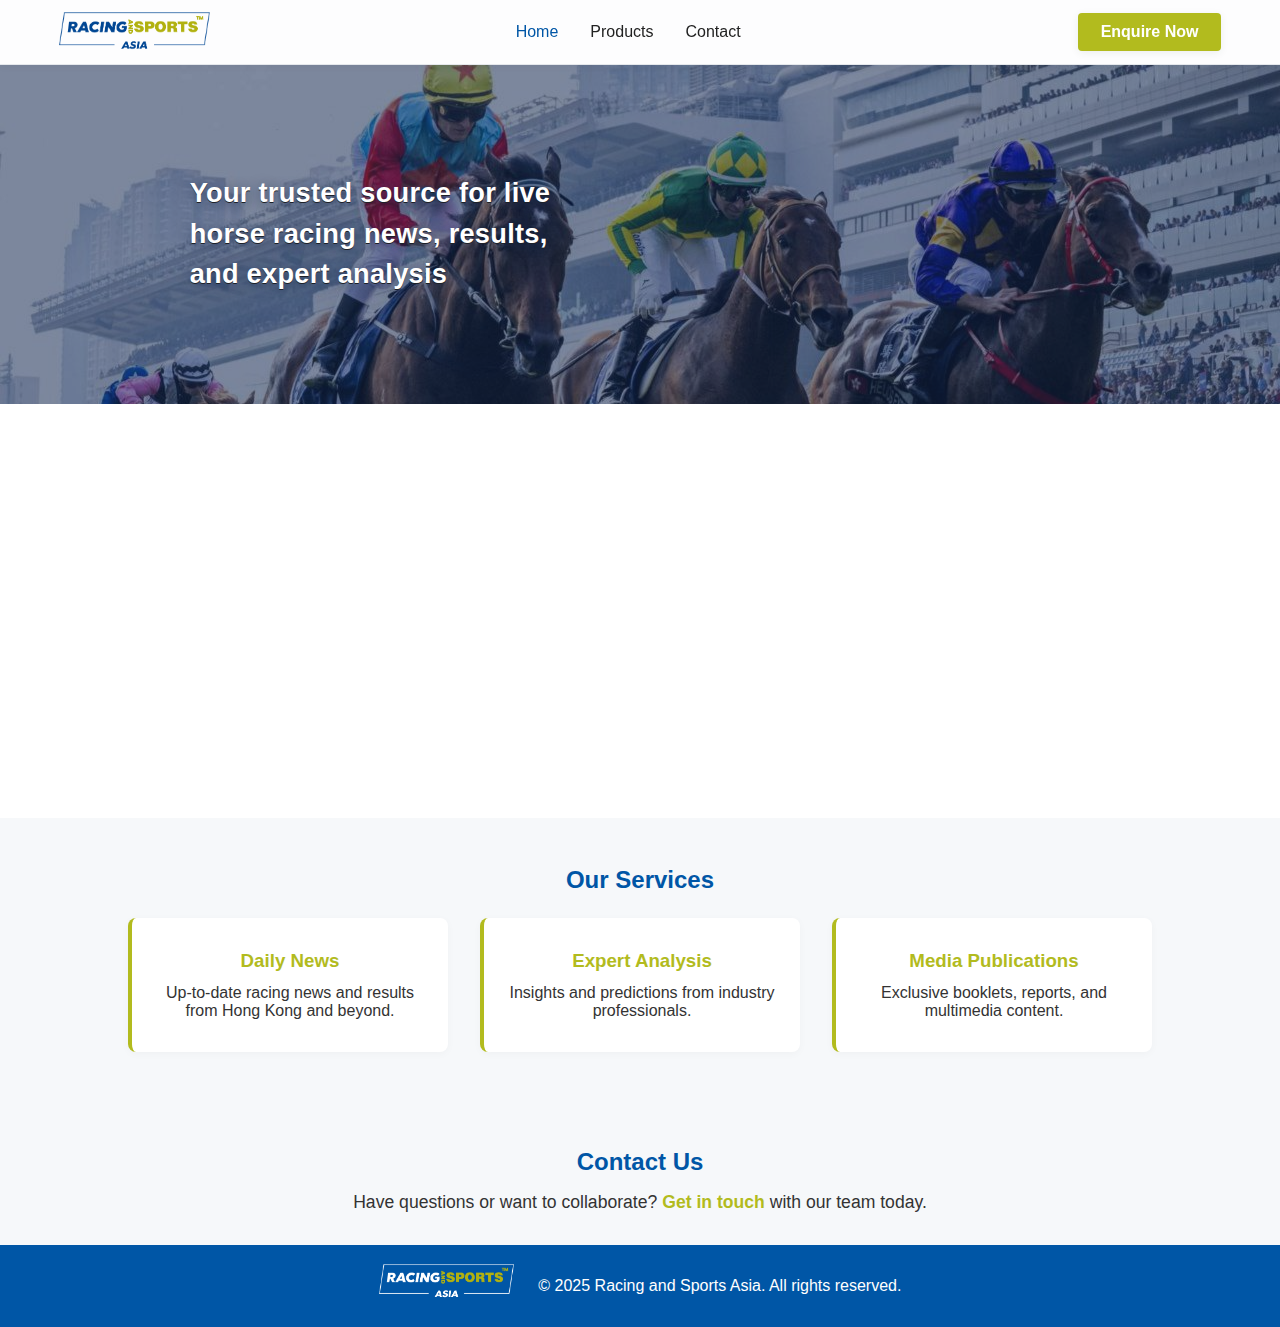
<file: index.html>
<!DOCTYPE html>
<html lang="en">
<head>
  <meta charset="UTF-8">
  <meta name="viewport" content="width=device-width, initial-scale=1.0">
  <title>Racing and Sports Asia</title>
  <link rel="icon" type="image/png" href="images/logo-main.png">
  <link rel="stylesheet" href="style.css">
</head>
<body>
  <!-- Header -->
  <header class="site-header">
    <div class="header-inner">
      <img src="images/logo-main.png" alt="Logo" class="site-logo">
      <nav class="desktop-nav">
        <a href="index.html" class="nav-link active">Home</a>
        <a href="products.html" class="nav-link">Products</a>
        <a href="contact.html" class="nav-link">Contact</a>
      </nav>
      <a href="contact.html" class="enquire-btn desktop-enquire">Enquire Now</a>
      <button class="menu-toggle" id="menu-toggle" aria-label="Open menu">
        <span></span><span></span><span></span>
      </button>
    </div>
    <div class="mobile-menu-overlay" id="mobile-menu-overlay"></div>
    <nav class="mobile-nav" id="mobile-nav">
      <button class="mobile-menu-close" id="mobile-menu-close">&times;</button>
      <a href="index.html" class="nav-link active">Home</a>
      <a href="products.html" class="nav-link">Products</a>
      <a href="contact.html" class="nav-link">Contact</a>
      <a href="contact.html" class="enquire-btn mobile-enquire">Enquire Now</a>
    </nav>
  </header>

  <!-- Hero Section -->
  <section class="hero">
    <div class="hero-content">
      <div class="hero-slogan">Your trusted source for live horse racing news, results, and expert analysis</div>
      <img src="images/hero-overlay.png" alt="Racing Publications Devices" class="hero-overlay-animated" />
    </div>
  </section>

  <!-- About Section -->
  <section class="about">
    <div class="about-inner about-flex-img about-animated">
      <div class="about-text">
        <h2>ABOUT RASA</h2>
        <p><strong>Racing and Sports Asia (RASA)</strong> is the regional arm of <strong>Racing and Sports</strong>, a global leader in racing data, analytics, and media with two decades of experience powering the international racing and wagering ecosystem.</p>
        <p>In Hong Kong, RASA is deeply embedded in the local racing and lottery market, with long-standing industry relationships and a strong understanding of punter behaviour. It operates the city’s most recognised suite of <strong>race-day and draw-day print publications, including HKDN Racing Booklet, Sun Racing Journal, WQ Racing Booklet, and HKDN Mark Six Paper</strong>, reaching punters at critical decision-making moments.</p>
        <div class="about-img-mobile">
          <img src="images/about.png" alt="RASA Publication Example" class="about-img-animated" style="max-width:200px; width:100%; box-shadow:0 2px 12px rgba(0,0,0,0.10); border-radius:10px; background:#fff;">
        </div>
        <p style="color:#0056a6; font-style:italic; font-weight:500; margin-top:1.2rem;">RASA is also the <strong>official provider of the Hong Kong Jockey Club’s iRACE publication</strong> (English and Chinese), which is distributed within racecourse grounds and to VIPs on race days.</p>
        <p style="margin-top:1.2rem;"><strong>With over 2.7 million copies circulated annually</strong> through <strong>420+ retail outlets</strong> citywide, RASA offers advertisers <strong>unmatched access to one of the most engaged, betting-savvy audiences in Asia.</strong></p>
      </div>
      <div class="about-img">
        <img src="images/about.png" alt="RASA Publication Example" class="about-img-animated" style="max-width:200px; width:100%; box-shadow:0 2px 12px rgba(0,0,0,0.10); border-radius:10px; background:#fff;">
      </div>
    </div>
  </section>

  <!-- Services Section -->
  <section class="services">
    <h2>Our Services</h2>
    <div class="services-list">
      <div class="service-card">
        <h3>Daily News</h3>
        <p>Up-to-date racing news and results from Hong Kong and beyond.</p>
      </div>
      <div class="service-card">
        <h3>Expert Analysis</h3>
        <p>Insights and predictions from industry professionals.</p>
      </div>
      <div class="service-card">
        <h3>Media Publications</h3>
        <p>Exclusive booklets, reports, and multimedia content.</p>
      </div>
    </div>
  </section>

  <!-- Contact Section -->
  <section class="contact-preview">
    <h2>Contact Us</h2>
    <p>Have questions or want to collaborate? <a href="contact.html">Get in touch</a> with our team today.</p>
  </section>

  <!-- Footer -->
  <footer class="site-footer">
    <div class="footer-inner">
      <img src="images/logo-alt.png" alt="Racing and Sports Asia Logo" class="footer-logo" style="height:36px; margin-bottom:0.5rem;">
      <span>&copy; 2025 Racing and Sports Asia. All rights reserved.</span>
    </div>
  </footer>
  <script src="script.js"></script>
</body>
</html>
</file>
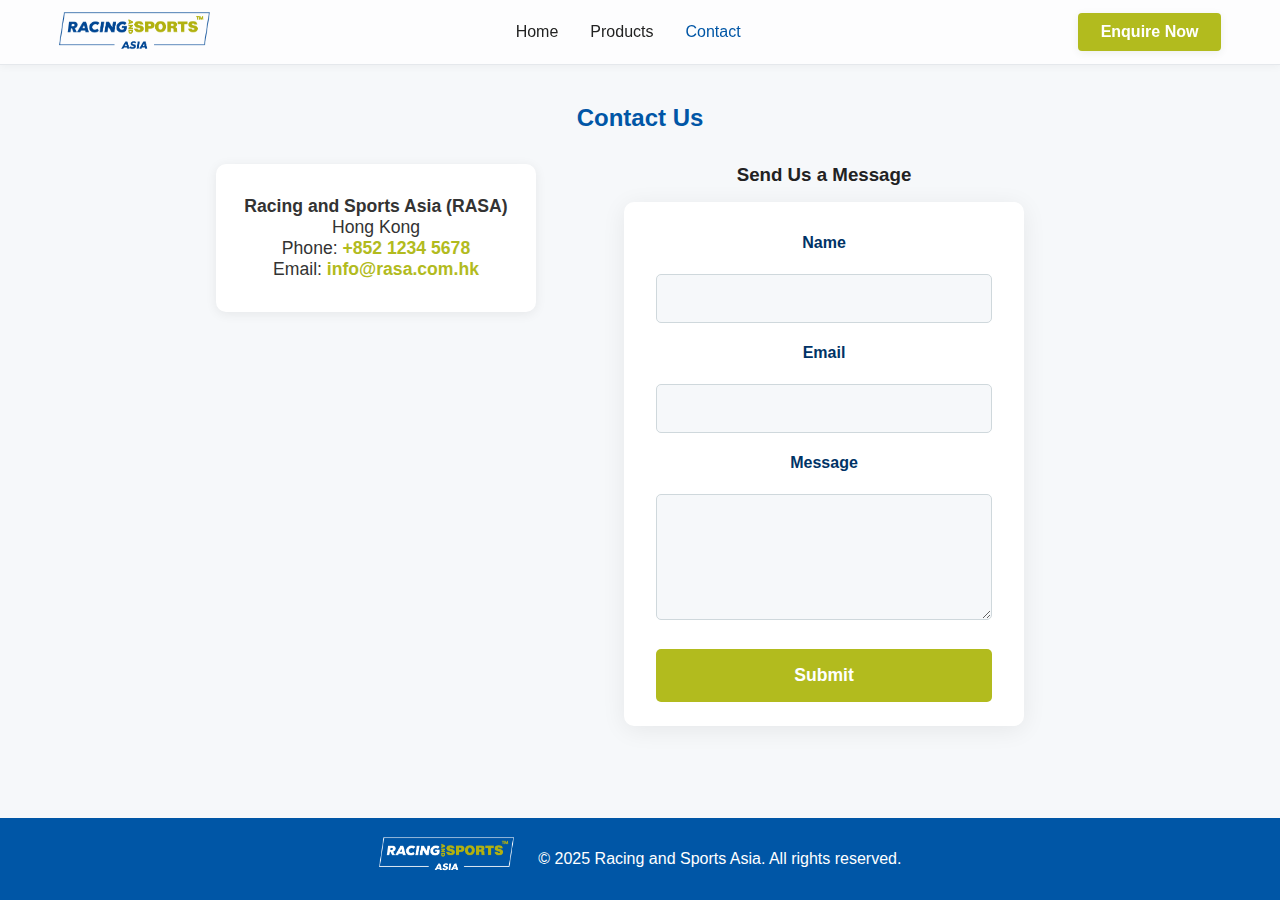
<file: contact.html>
<!DOCTYPE html>
<html lang="en">
<head>
  <meta charset="UTF-8">
  <meta name="viewport" content="width=device-width, initial-scale=1.0">
  <title>Contact - Racing and Sports Asia</title>
  <link rel="stylesheet" href="style.css">
</head>
<body>
  <!-- Header -->
  <header class="site-header">
    <div class="header-inner">
      <img src="images/logo-main.png" alt="Logo" class="site-logo">
      <nav class="desktop-nav">
        <a href="index.html" class="nav-link">Home</a>
        <a href="products.html" class="nav-link">Products</a>
        <a href="contact.html" class="nav-link active">Contact</a>
      </nav>
      <a href="contact.html" class="enquire-btn desktop-enquire">Enquire Now</a>
      <button class="menu-toggle" id="menu-toggle" aria-label="Open menu">
        <span></span><span></span><span></span>
      </button>
    </div>
    <div class="mobile-menu-overlay" id="mobile-menu-overlay"></div>
    <nav class="mobile-nav" id="mobile-nav">
      <button class="mobile-menu-close" id="mobile-menu-close">&times;</button>
      <a href="index.html" class="nav-link">Home</a>
      <a href="products.html" class="nav-link">Products</a>
      <a href="contact.html" class="nav-link active">Contact</a>
      <a href="contact.html" class="enquire-btn mobile-enquire">Enquire Now</a>
    </nav>
  </header>

  <!-- Contact Section -->
  <section class="contact-preview">
    <h2>Contact Us</h2>
    <div class="contact-flex">
      <div class="contact-info" style="margin-bottom:2rem;">
        <p><strong>Racing and Sports Asia (RASA)</strong></p>
        <p>Hong Kong</p>
        <p>Phone: <a href="tel:+85212345678">+852 1234 5678</a></p>
        <p>Email: <a href="mailto:info@rasa.com.hk">info@rasa.com.hk</a></p>
      </div>
      <div class="contact-form-wrapper">
        <h3 style="text-align:center;margin-bottom:1rem;">Send Us a Message</h3>
        <form class="contact-form">
          <label for="name">Name</label>
          <input type="text" id="name" name="name" required>
          <label for="email">Email</label>
          <input type="email" id="email" name="email" required>
          <label for="message">Message</label>
          <textarea id="message" name="message" rows="5" required></textarea>
          <button type="submit">Submit</button>
        </form>
      </div>
    </div>
  </section>

  <!-- Footer -->
  <footer class="site-footer">
    <div class="footer-inner">
      <img src="images/logo-alt.png" alt="Racing and Sports Asia Logo" class="footer-logo" style="height:36px; margin-bottom:0.5rem;">
      <span>&copy; 2025 Racing and Sports Asia. All rights reserved.</span>
    </div>
  </footer>
  <script src="script.js"></script>
</body>
</html>
</file>
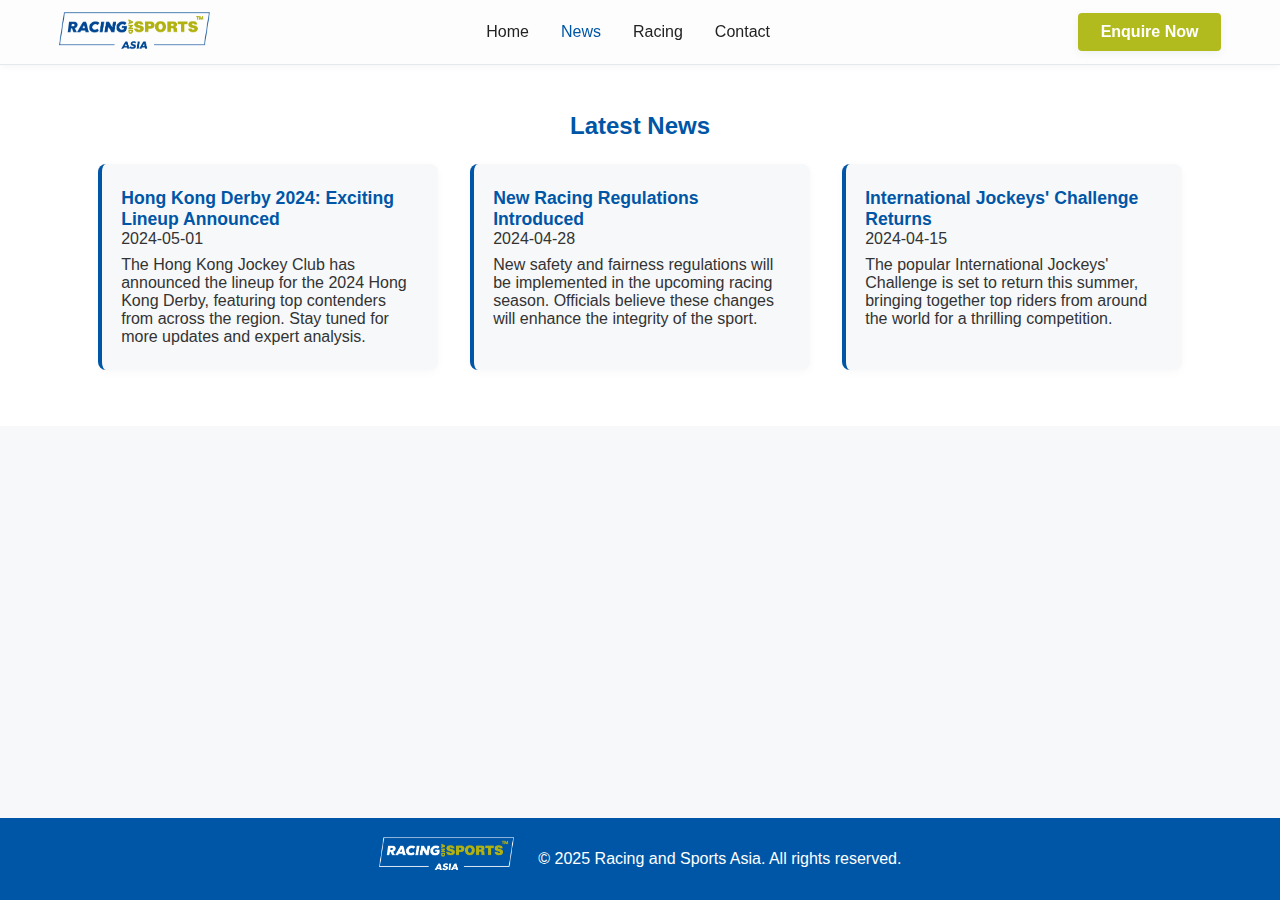
<file: news.html>
<!DOCTYPE html>
<html lang="en">
<head>
  <meta charset="UTF-8">
  <meta name="viewport" content="width=device-width, initial-scale=1.0">
  <title>News - Hong Kong Daily News Racing Booklet</title>
  <link rel="stylesheet" href="style.css">
</head>
<body>
  <!-- Header -->
  <header class="site-header">
    <div class="header-inner">
      <img src="images/logo-main.png" alt="Logo" class="site-logo">
      <nav class="desktop-nav">
        <a href="index.html" class="nav-link">Home</a>
        <a href="news.html" class="nav-link active">News</a>
        <a href="racing.html" class="nav-link">Racing</a>
        <a href="contact.html" class="nav-link">Contact</a>
      </nav>
      <a href="contact.html" class="enquire-btn desktop-enquire">Enquire Now</a>
      <button class="menu-toggle" id="menu-toggle" aria-label="Open menu">
        <span></span><span></span><span></span>
      </button>
    </div>
    <div class="mobile-menu-overlay" id="mobile-menu-overlay"></div>
    <nav class="mobile-nav" id="mobile-nav">
      <button class="mobile-menu-close" id="mobile-menu-close">&times;</button>
      <a href="index.html" class="nav-link">Home</a>
      <a href="news.html" class="nav-link active">News</a>
      <a href="racing.html" class="nav-link">Racing</a>
      <a href="contact.html" class="nav-link">Contact</a>
      <a href="contact.html" class="enquire-btn mobile-enquire">Enquire Now</a>
    </nav>
  </header>

  <!-- News Section -->
  <section class="news-preview">
    <h2>Latest News</h2>
    <div class="news-list">
      <div class="news-item">
        <h4>Hong Kong Derby 2024: Exciting Lineup Announced</h4>
        <p class="news-date">2024-05-01</p>
        <p>The Hong Kong Jockey Club has announced the lineup for the 2024 Hong Kong Derby, featuring top contenders from across the region. Stay tuned for more updates and expert analysis.</p>
      </div>
      <div class="news-item">
        <h4>New Racing Regulations Introduced</h4>
        <p class="news-date">2024-04-28</p>
        <p>New safety and fairness regulations will be implemented in the upcoming racing season. Officials believe these changes will enhance the integrity of the sport.</p>
      </div>
      <div class="news-item">
        <h4>International Jockeys' Challenge Returns</h4>
        <p class="news-date">2024-04-15</p>
        <p>The popular International Jockeys' Challenge is set to return this summer, bringing together top riders from around the world for a thrilling competition.</p>
      </div>
    </div>
  </section>

  <!-- Footer -->
  <footer class="site-footer">
    <div class="footer-inner">
      <img src="images/logo-alt.png" alt="Racing and Sports Asia Logo" class="footer-logo" style="height:36px; margin-bottom:0.5rem;">
      <span>&copy; 2025 Racing and Sports Asia. All rights reserved.</span>
    </div>
  </footer>
  <script src="script.js"></script>
</body>
</html>
</file>
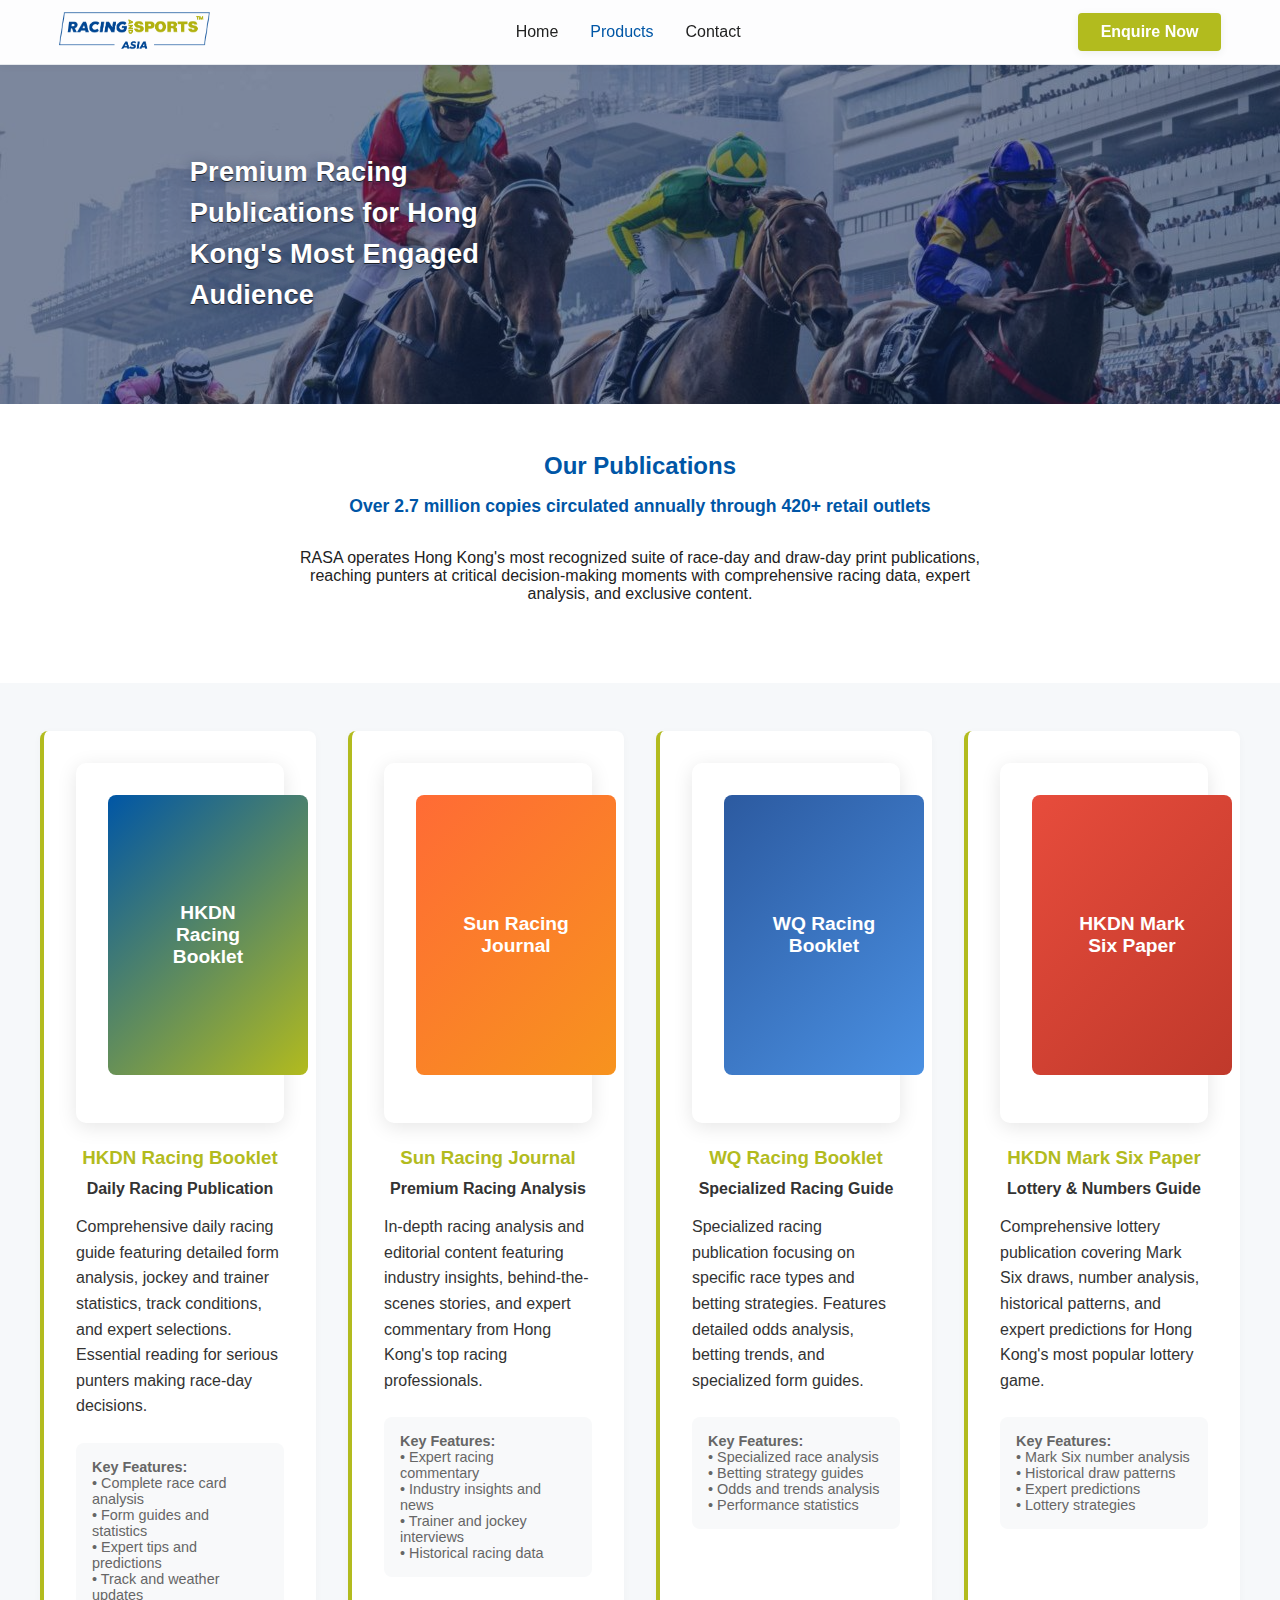
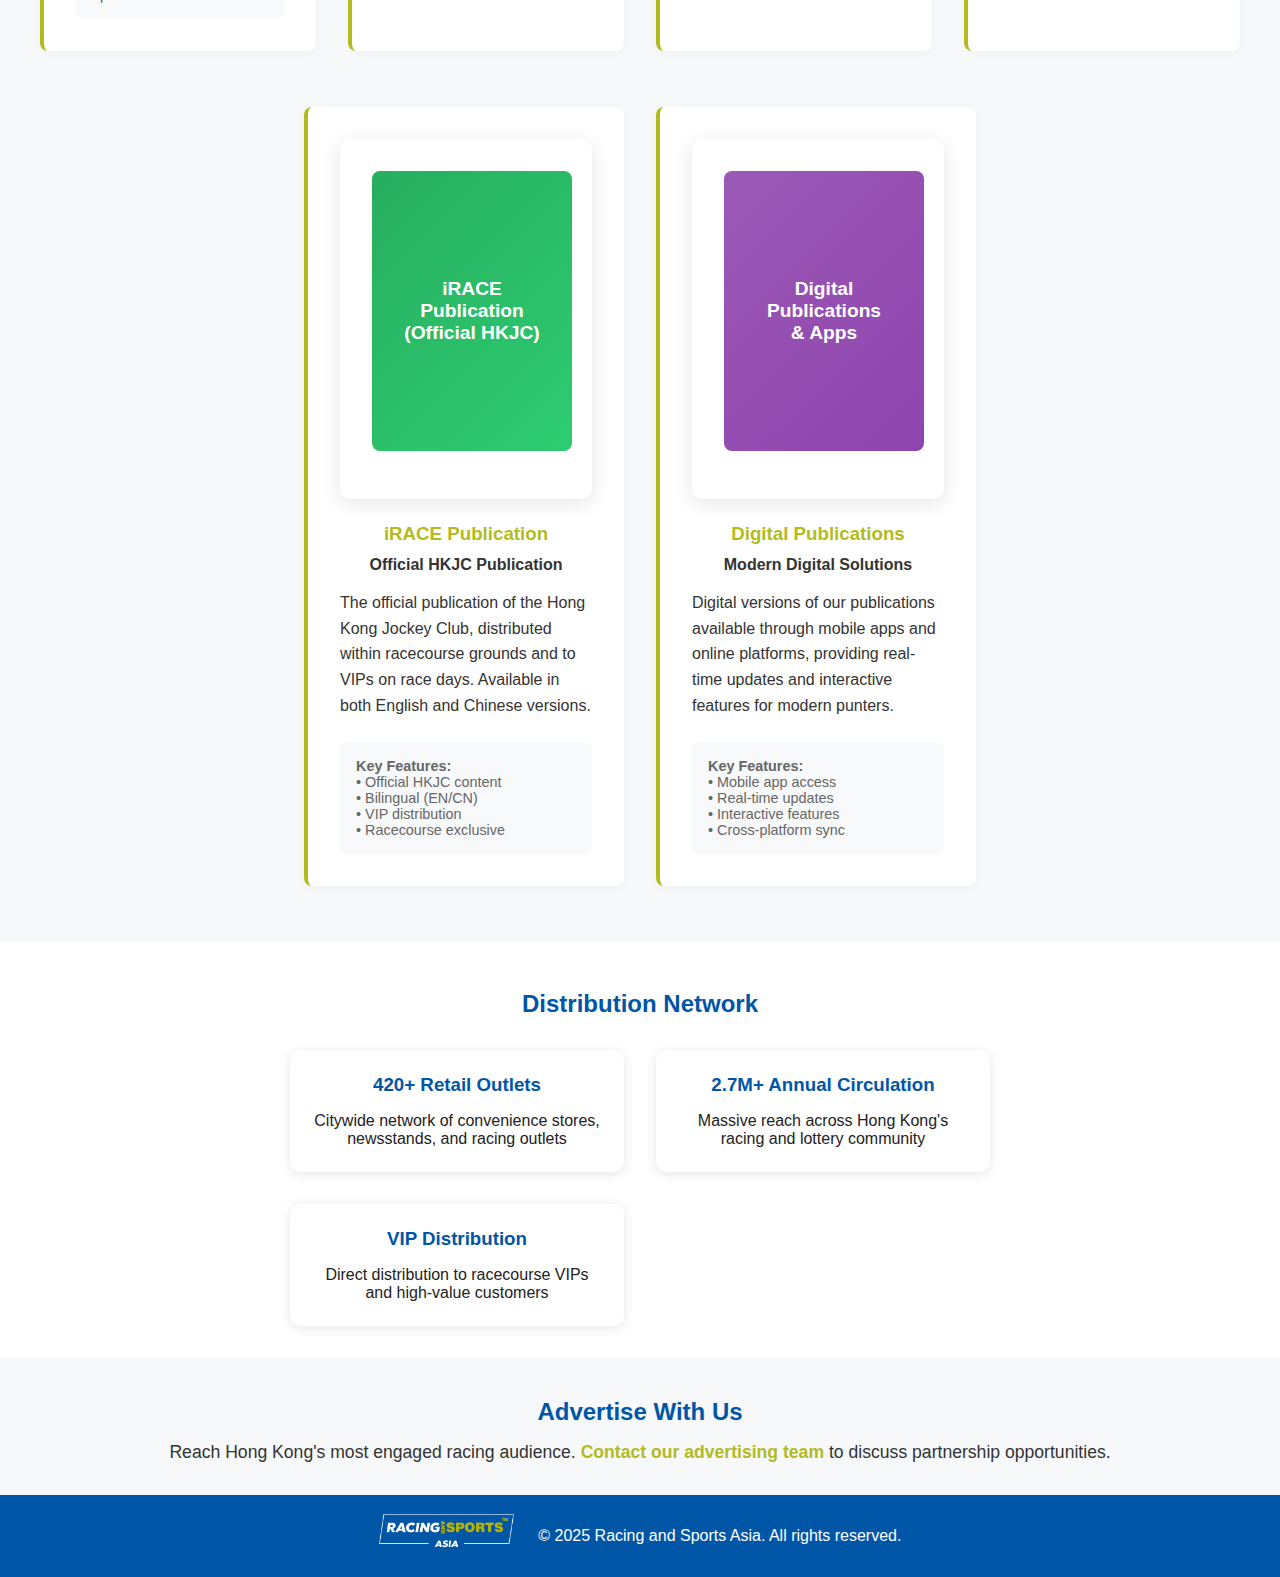
<file: products.html>
<!DOCTYPE html>
<html lang="en">
<head>
  <meta charset="UTF-8">
  <meta name="viewport" content="width=device-width, initial-scale=1.0">
  <title>Products - Racing and Sports Asia</title>
  <link rel="icon" type="image/png" href="images/logo-main.png">
  <link rel="stylesheet" href="style.css">
</head>
<body>
  <!-- Header -->
  <header class="site-header">
    <div class="header-inner">
      <img src="images/logo-main.png" alt="Logo" class="site-logo">
      <nav class="desktop-nav">
        <a href="index.html" class="nav-link">Home</a>
        <a href="products.html" class="nav-link active">Products</a>
        <a href="contact.html" class="nav-link">Contact</a>
      </nav>
      <a href="contact.html" class="enquire-btn desktop-enquire">Enquire Now</a>
      <button class="menu-toggle" id="menu-toggle" aria-label="Open menu">
        <span></span><span></span><span></span>
      </button>
    </div>
    <div class="mobile-menu-overlay" id="mobile-menu-overlay"></div>
    <nav class="mobile-nav" id="mobile-nav">
      <button class="mobile-menu-close" id="mobile-menu-close">&times;</button>
      <a href="index.html" class="nav-link">Home</a>
      <a href="products.html" class="nav-link active">Products</a>
      <a href="contact.html" class="nav-link">Contact</a>
      <a href="contact.html" class="enquire-btn mobile-enquire">Enquire Now</a>
    </nav>
  </header>

  <!-- Hero Section -->
  <section class="hero">
    <div class="hero-content">
      <div class="hero-slogan">Premium Racing Publications for Hong Kong's Most Engaged Audience</div>
      <img src="images/hero-overlay.png" alt="Racing Publications Devices" class="hero-overlay-animated" />
    </div>
  </section>

  <!-- Products Overview -->
  <section class="about">
    <div class="about-inner">
      <h2>Our Publications</h2>
      <p style="text-align: center; font-size: 1.1rem; color: var(--primary-blue); margin-bottom: 2rem;">
        <strong>Over 2.7 million copies circulated annually through 420+ retail outlets</strong>
      </p>
      <p style="text-align: center; margin-bottom: 3rem;">
        RASA operates Hong Kong's most recognized suite of race-day and draw-day print publications, 
        reaching punters at critical decision-making moments with comprehensive racing data, 
        expert analysis, and exclusive content.
      </p>
    </div>
  </section>

  <!-- Products Grid -->
  <section class="services">
    <div class="services-list" style="max-width: 1200px; margin: 0 auto;">
      
      <!-- HKDN Racing Booklet -->
      <div class="service-card" style="text-align: center; padding: 2rem;">
        <div style="background: #fff; border-radius: 10px; padding: 2rem; margin-bottom: 1.5rem; box-shadow: 0 4px 20px rgba(0,0,0,0.1);">
          <div style="width: 200px; height: 280px; background: linear-gradient(135deg, #0056a6, #b2bb1e); border-radius: 8px; margin: 0 auto 1rem; display: flex; align-items: center; justify-content: center; color: white; font-weight: bold; font-size: 1.2rem; text-align: center; padding: 1rem;">
            HKDN<br>Racing<br>Booklet
          </div>
        </div>
        <h3>HKDN Racing Booklet</h3>
        <p style="margin-bottom: 1rem;"><strong>Daily Racing Publication</strong></p>
        <p style="text-align: left; line-height: 1.6;">
          Comprehensive daily racing guide featuring detailed form analysis, 
          jockey and trainer statistics, track conditions, and expert selections. 
          Essential reading for serious punters making race-day decisions.
        </p>
        <div style="margin-top: 1.5rem; padding: 1rem; background: #f8f9fa; border-radius: 8px; text-align: left;">
          <p style="margin: 0; font-size: 0.9rem; color: #666;">
            <strong>Key Features:</strong><br>
            • Complete race card analysis<br>
            • Form guides and statistics<br>
            • Expert tips and predictions<br>
            • Track and weather updates
          </p>
        </div>
      </div>

      <!-- Sun Racing Journal -->
      <div class="service-card" style="text-align: center; padding: 2rem;">
        <div style="background: #fff; border-radius: 10px; padding: 2rem; margin-bottom: 1.5rem; box-shadow: 0 4px 20px rgba(0,0,0,0.1);">
          <div style="width: 200px; height: 280px; background: linear-gradient(135deg, #ff6b35, #f7931e); border-radius: 8px; margin: 0 auto 1rem; display: flex; align-items: center; justify-content: center; color: white; font-weight: bold; font-size: 1.2rem; text-align: center; padding: 1rem;">
            Sun Racing<br>Journal
          </div>
        </div>
        <h3>Sun Racing Journal</h3>
        <p style="margin-bottom: 1rem;"><strong>Premium Racing Analysis</strong></p>
        <p style="text-align: left; line-height: 1.6;">
          In-depth racing analysis and editorial content featuring industry insights, 
          behind-the-scenes stories, and expert commentary from Hong Kong's top racing professionals.
        </p>
        <div style="margin-top: 1.5rem; padding: 1rem; background: #f8f9fa; border-radius: 8px; text-align: left;">
          <p style="margin: 0; font-size: 0.9rem; color: #666;">
            <strong>Key Features:</strong><br>
            • Expert racing commentary<br>
            • Industry insights and news<br>
            • Trainer and jockey interviews<br>
            • Historical racing data
          </p>
        </div>
      </div>

      <!-- WQ Racing Booklet -->
      <div class="service-card" style="text-align: center; padding: 2rem;">
        <div style="background: #fff; border-radius: 10px; padding: 2rem; margin-bottom: 1.5rem; box-shadow: 0 4px 20px rgba(0,0,0,0.1);">
          <div style="width: 200px; height: 280px; background: linear-gradient(135deg, #2c5aa0, #4a90e2); border-radius: 8px; margin: 0 auto 1rem; display: flex; align-items: center; justify-content: center; color: white; font-weight: bold; font-size: 1.2rem; text-align: center; padding: 1rem;">
            WQ Racing<br>Booklet
          </div>
        </div>
        <h3>WQ Racing Booklet</h3>
        <p style="margin-bottom: 1rem;"><strong>Specialized Racing Guide</strong></p>
        <p style="text-align: left; line-height: 1.6;">
          Specialized racing publication focusing on specific race types and betting strategies. 
          Features detailed odds analysis, betting trends, and specialized form guides.
        </p>
        <div style="margin-top: 1.5rem; padding: 1rem; background: #f8f9fa; border-radius: 8px; text-align: left;">
          <p style="margin: 0; font-size: 0.9rem; color: #666;">
            <strong>Key Features:</strong><br>
            • Specialized race analysis<br>
            • Betting strategy guides<br>
            • Odds and trends analysis<br>
            • Performance statistics
          </p>
        </div>
      </div>

      <!-- HKDN Mark Six Paper -->
      <div class="service-card" style="text-align: center; padding: 2rem;">
        <div style="background: #fff; border-radius: 10px; padding: 2rem; margin-bottom: 1.5rem; box-shadow: 0 4px 20px rgba(0,0,0,0.1);">
          <div style="width: 200px; height: 280px; background: linear-gradient(135deg, #e74c3c, #c0392b); border-radius: 8px; margin: 0 auto 1rem; display: flex; align-items: center; justify-content: center; color: white; font-weight: bold; font-size: 1.2rem; text-align: center; padding: 1rem;">
            HKDN Mark<br>Six Paper
          </div>
        </div>
        <h3>HKDN Mark Six Paper</h3>
        <p style="margin-bottom: 1rem;"><strong>Lottery & Numbers Guide</strong></p>
        <p style="text-align: left; line-height: 1.6;">
          Comprehensive lottery publication covering Mark Six draws, number analysis, 
          historical patterns, and expert predictions for Hong Kong's most popular lottery game.
        </p>
        <div style="margin-top: 1.5rem; padding: 1rem; background: #f8f9fa; border-radius: 8px; text-align: left;">
          <p style="margin: 0; font-size: 0.9rem; color: #666;">
            <strong>Key Features:</strong><br>
            • Mark Six number analysis<br>
            • Historical draw patterns<br>
            • Expert predictions<br>
            • Lottery strategies
          </p>
        </div>
      </div>

      <!-- iRACE Publication -->
      <div class="service-card" style="text-align: center; padding: 2rem;">
        <div style="background: #fff; border-radius: 10px; padding: 2rem; margin-bottom: 1.5rem; box-shadow: 0 4px 20px rgba(0,0,0,0.1);">
          <div style="width: 200px; height: 280px; background: linear-gradient(135deg, #27ae60, #2ecc71); border-radius: 8px; margin: 0 auto 1rem; display: flex; align-items: center; justify-content: center; color: white; font-weight: bold; font-size: 1.2rem; text-align: center; padding: 1rem;">
            iRACE<br>Publication<br>(Official HKJC)
          </div>
        </div>
        <h3>iRACE Publication</h3>
        <p style="margin-bottom: 1rem;"><strong>Official HKJC Publication</strong></p>
        <p style="text-align: left; line-height: 1.6;">
          The official publication of the Hong Kong Jockey Club, distributed within racecourse grounds 
          and to VIPs on race days. Available in both English and Chinese versions.
        </p>
        <div style="margin-top: 1.5rem; padding: 1rem; background: #f8f9fa; border-radius: 8px; text-align: left;">
          <p style="margin: 0; font-size: 0.9rem; color: #666;">
            <strong>Key Features:</strong><br>
            • Official HKJC content<br>
            • Bilingual (EN/CN)<br>
            • VIP distribution<br>
            • Racecourse exclusive
          </p>
        </div>
      </div>

      <!-- Digital Publications -->
      <div class="service-card" style="text-align: center; padding: 2rem;">
        <div style="background: #fff; border-radius: 10px; padding: 2rem; margin-bottom: 1.5rem; box-shadow: 0 4px 20px rgba(0,0,0,0.1);">
          <div style="width: 200px; height: 280px; background: linear-gradient(135deg, #9b59b6, #8e44ad); border-radius: 8px; margin: 0 auto 1rem; display: flex; align-items: center; justify-content: center; color: white; font-weight: bold; font-size: 1.2rem; text-align: center; padding: 1rem;">
            Digital<br>Publications<br>& Apps
          </div>
        </div>
        <h3>Digital Publications</h3>
        <p style="margin-bottom: 1rem;"><strong>Modern Digital Solutions</strong></p>
        <p style="text-align: left; line-height: 1.6;">
          Digital versions of our publications available through mobile apps and online platforms, 
          providing real-time updates and interactive features for modern punters.
        </p>
        <div style="margin-top: 1.5rem; padding: 1rem; background: #f8f9fa; border-radius: 8px; text-align: left;">
          <p style="margin: 0; font-size: 0.9rem; color: #666;">
            <strong>Key Features:</strong><br>
            • Mobile app access<br>
            • Real-time updates<br>
            • Interactive features<br>
            • Cross-platform sync
          </p>
        </div>
      </div>

    </div>
  </section>

  <!-- Distribution Network -->
  <section class="about">
    <div class="about-inner">
      <h2>Distribution Network</h2>
      <div style="display: grid; grid-template-columns: repeat(auto-fit, minmax(250px, 1fr)); gap: 2rem; margin-top: 2rem;">
        <div style="text-align: center; padding: 1.5rem; background: #fff; border-radius: 10px; box-shadow: 0 2px 12px rgba(0,0,0,0.1);">
          <h3 style="color: var(--primary-blue); margin-bottom: 1rem;">420+ Retail Outlets</h3>
          <p>Citywide network of convenience stores, newsstands, and racing outlets</p>
        </div>
        <div style="text-align: center; padding: 1.5rem; background: #fff; border-radius: 10px; box-shadow: 0 2px 12px rgba(0,0,0,0.1);">
          <h3 style="color: var(--primary-blue); margin-bottom: 1rem;">2.7M+ Annual Circulation</h3>
          <p>Massive reach across Hong Kong's racing and lottery community</p>
        </div>
        <div style="text-align: center; padding: 1.5rem; background: #fff; border-radius: 10px; box-shadow: 0 2px 12px rgba(0,0,0,0.1);">
          <h3 style="color: var(--primary-blue); margin-bottom: 1rem;">VIP Distribution</h3>
          <p>Direct distribution to racecourse VIPs and high-value customers</p>
        </div>
      </div>
    </div>
  </section>

  <!-- Contact Section -->
  <section class="contact-preview">
    <h2>Advertise With Us</h2>
    <p>Reach Hong Kong's most engaged racing audience. <a href="contact.html">Contact our advertising team</a> to discuss partnership opportunities.</p>
  </section>

  <!-- Footer -->
  <footer class="site-footer">
    <div class="footer-inner">
      <img src="images/logo-alt.png" alt="Racing and Sports Asia Logo" class="footer-logo" style="height:36px; margin-bottom:0.5rem;">
      <span>&copy; 2025 Racing and Sports Asia. All rights reserved.</span>
    </div>
  </footer>
  <script src="script.js"></script>
</body>
</html>
</file>
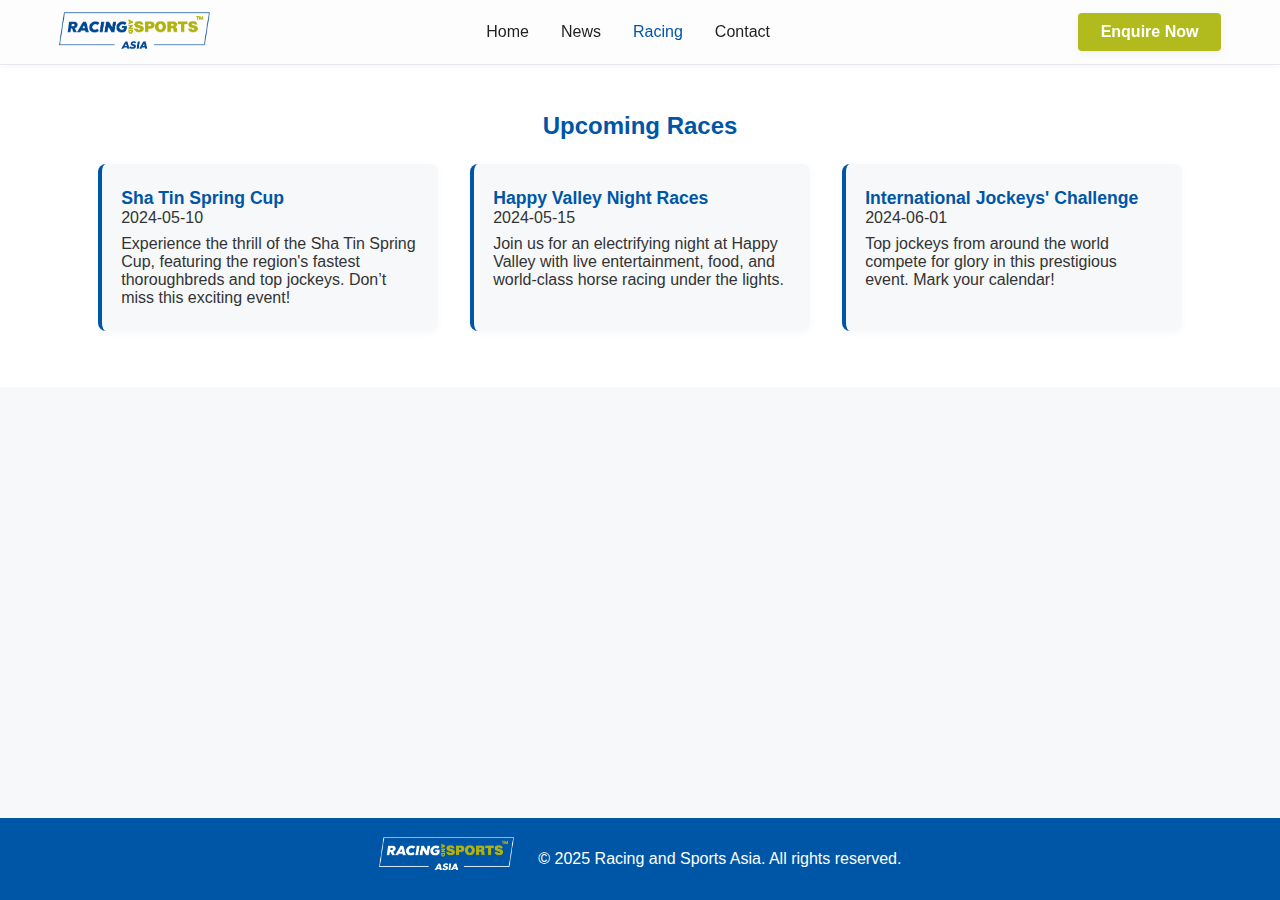
<file: racing.html>
<!DOCTYPE html>
<html lang="en">
<head>
  <meta charset="UTF-8">
  <meta name="viewport" content="width=device-width, initial-scale=1.0">
  <title>Racing - Hong Kong Daily News Racing Booklet</title>
  <link rel="stylesheet" href="style.css">
</head>
<body>
  <!-- Header -->
  <header class="site-header">
    <div class="header-inner">
      <img src="images/logo-main.png" alt="Logo" class="site-logo">
      <nav class="desktop-nav">
        <a href="index.html" class="nav-link">Home</a>
        <a href="news.html" class="nav-link">News</a>
        <a href="racing.html" class="nav-link active">Racing</a>
        <a href="contact.html" class="nav-link">Contact</a>
      </nav>
      <a href="contact.html" class="enquire-btn desktop-enquire">Enquire Now</a>
      <button class="menu-toggle" id="menu-toggle" aria-label="Open menu">
        <span></span><span></span><span></span>
      </button>
    </div>
    <div class="mobile-menu-overlay" id="mobile-menu-overlay"></div>
    <nav class="mobile-nav" id="mobile-nav">
      <button class="mobile-menu-close" id="mobile-menu-close">&times;</button>
      <a href="index.html" class="nav-link">Home</a>
      <a href="news.html" class="nav-link">News</a>
      <a href="racing.html" class="nav-link active">Racing</a>
      <a href="contact.html" class="nav-link">Contact</a>
      <a href="contact.html" class="enquire-btn mobile-enquire">Enquire Now</a>
    </nav>
  </header>

  <!-- Racing Section -->
  <section class="news-preview">
    <h2>Upcoming Races</h2>
    <div class="news-list">
      <div class="news-item">
        <h4>Sha Tin Spring Cup</h4>
        <p class="news-date">2024-05-10</p>
        <p>Experience the thrill of the Sha Tin Spring Cup, featuring the region's fastest thoroughbreds and top jockeys. Don’t miss this exciting event!</p>
      </div>
      <div class="news-item">
        <h4>Happy Valley Night Races</h4>
        <p class="news-date">2024-05-15</p>
        <p>Join us for an electrifying night at Happy Valley with live entertainment, food, and world-class horse racing under the lights.</p>
      </div>
      <div class="news-item">
        <h4>International Jockeys' Challenge</h4>
        <p class="news-date">2024-06-01</p>
        <p>Top jockeys from around the world compete for glory in this prestigious event. Mark your calendar!</p>
      </div>
    </div>
  </section>

  <!-- Footer -->
  <footer class="site-footer">
    <div class="footer-inner">
      <img src="images/logo-alt.png" alt="Racing and Sports Asia Logo" class="footer-logo" style="height:36px; margin-bottom:0.5rem;">
      <span>&copy; 2025 Racing and Sports Asia. All rights reserved.</span>
    </div>
  </footer>
  <script src="script.js"></script>
</body>
</html>
</file>
<file: style.css>
/* Reset & Base Styles */
* { box-sizing: border-box; margin: 0; padding: 0; }
html { font-size: 16px; }
html, body {
  height: 100%;
}
body {
  min-height: 100vh;
  display: flex;
  flex-direction: column;
}

/* Color palette based on new logo */
:root {
  --primary-blue: #0056a6;
  --accent-green: #b2bb1e;
  --primary-black: #222;
  --primary-white: #fff;
  --gray-bg: #f6f8fa;
}

.site-footer {
  margin-top: auto;
}

body {
  font-family: 'Segoe UI', Arial, sans-serif;
  background: var(--gray-bg);
  color: var(--primary-black);
  min-height: 100vh;
  padding-top: 64px;
}
a { color: #0056b3; text-decoration: none; }
a:hover { text-decoration: underline; }

/* Header */
.site-header {
  position: fixed;
  top: 0; left: 0; width: 100%;
  background: rgba(255,255,255,0.75);
  box-shadow: 0 2px 8px rgba(0,0,0,0.04);
  z-index: 1000;
  border-bottom: 1px solid #e5e8ec;
}
.header-inner {
  display: flex;
  align-items: center;
  justify-content: space-between;
  height: 64px;
  max-width: 1200px;
  margin: 0 auto;
  padding: 0 1.2rem;
}
.site-logo {
  height: 40px;
  width: auto;
}
.desktop-nav {
  display: flex;
  gap: 2rem;
}
/* Remove underline from nav-link active/hover, only color change */
.nav-link {
  color: var(--primary-black);
  font-weight: 500;
  font-size: 1rem;
  padding: 0.5rem 0;
  border-bottom: none;
  transition: color 0.2s;
}
.nav-link.active, .nav-link:hover {
  color: var(--primary-blue);
  border-bottom: none;
}
.lang-switcher {
  display: flex;
  gap: 0.5rem;
  margin-left: 2rem;
}
.lang-btn {
  background: none;
  border: none;
  color: #0056b3;
  font-weight: 600;
  font-size: 1rem;
  cursor: pointer;
  padding: 0.2rem 0.7rem;
  border-radius: 3px;
  transition: background 0.2s, color 0.2s;
}
.lang-btn.active, .lang-btn:hover {
  background: #0056b3;
  color: #fff;
}
.menu-toggle {
  display: none;
  flex-direction: column;
  gap: 5px;
  background: none;
  border: none;
  cursor: pointer;
  padding: 10px;
  margin-left: 1.5rem;
}
.menu-toggle span {
  display: block;
  width: 28px;
  height: 3px;
  background: var(--primary-blue);
  border-radius: 2px;
}

/* Mobile Menu */
.mobile-menu-overlay {
  display: none;
  position: fixed;
  top: 0; left: 0; right: 0; bottom: 0;
  background: rgba(0,0,0,0.25);
  z-index: 1999;
  transition: opacity 0.3s;
}
.mobile-menu-overlay.active {
  display: block;
}
.mobile-nav {
  display: none;
  flex-direction: column;
  position: fixed;
  top: 0; right: 0;
  width: 75vw;
  max-width: 320px;
  height: 100vh;
  background: #fff;
  box-shadow: -2px 0 16px rgba(0,0,0,0.10);
  z-index: 2000;
  padding: 2.2rem 1.2rem 1.2rem 1.2rem;
  gap: 1.2rem;
  transform: translateX(100%);
  transition: transform 0.3s cubic-bezier(0.23, 1, 0.32, 1);
}
.mobile-nav.active {
  display: flex;
  transform: translateX(0);
}
.mobile-menu-close {
  position: absolute;
  top: 1.1rem;
  right: 1.1rem;
  background: none;
  border: none;
  font-size: 2rem;
  color: #333;
  z-index: 2101;
  cursor: pointer;
  width: 44px;
  height: 44px;
  line-height: 44px;
  text-align: center;
}
.mobile-nav .nav-link {
  font-size: 1.1rem;
  padding: 0.7rem 0;
  border-bottom: 1px solid #f0f0f0;
  width: 100%;
  display: block;
}
.mobile-nav .nav-link:last-child {
  border-bottom: none;
}
.mobile-nav .lang-switcher {
  margin-top: 1.5rem;
  gap: 0.7rem;
}

/* Hero Section Modern Layout */
.hero {
  position: relative;
  min-height: 340px;
  width: 100%;
  background: url('images/hero-horse.jpg') center 10%/cover no-repeat;
  display: flex;
  align-items: center;
  justify-content: flex-end;
  padding: 2vw 4vw;
  box-sizing: border-box;
  overflow: hidden;
}
.hero::before {
  content: '';
  position: absolute;
  top: 0; left: 0; right: 0; bottom: 0;
  background: rgba(20,40,80,0.55); /* dark blue overlay */
  z-index: 1;
  pointer-events: none;
}
.hero-content {
  z-index: 2;
  display: flex;
  flex-direction: row;
  align-items: center;
  justify-content: center;
  margin-right: 14vw;
}
.hero-slogan {
  font-size: 1.7rem;
  font-weight: 700;
  color: #fff;
  line-height: 1.5;
  margin-right: 2.5rem;
  max-width: 380px;
  text-shadow: 0 2px 12px rgba(20,40,80,0.55), 0 1px 0 #222;
  letter-spacing: 0.01em;
}
@media (max-width: 700px) {
  .hero-slogan {
    margin: 0 0 1.2rem 0;
    text-align: center;
    max-width: 95vw;
    font-size: 0.95rem;
  }
}
@media (max-width: 700px) {
  .hero-content {
    align-items: center;
    margin-right: 0;
  }
}
.hero-overlay-animated {
  max-width: 440px;
  width: 100%;
  opacity: 0;
  transform: translateX(60px) scale(0.96);
  animation: heroOverlaySlideIn 1.1s cubic-bezier(0.23, 1, 0.32, 1) 0.3s forwards;
}
@keyframes fadeFloatIn {
  0% {
    opacity: 0;
    transform: translateY(12px) scale(0.98);
  }
  100% {
    opacity: 1;
    transform: translateY(0) scale(1);
  }
}
@keyframes floatY {
  0% {
    transform: translateY(0);
  }
  100% {
    transform: translateY(-6px);
  }
}
@keyframes heroOverlaySlideIn {
  to {
    opacity: 1;
    transform: translateX(0) scale(1);
  }
}
@media (max-width: 700px) {
  .hero {
    min-height: 200px;
    padding: 4vw 2vw;
  }
  .hero-content {
    align-items: center;
    margin-right: 0;
  }
  .hero-overlay-animated {
    max-width: 260px;
  }
}
.hero-title {
  font-size: 2.2rem;
  font-weight: 700;
  margin-bottom: 1.2rem;
  color: var(--primary-blue);
}
.hero-subtitle {
  font-size: 1.15rem;
  color: #333;
  margin-bottom: 2rem;
}
.cta-btn {
  display: inline-block;
  background: var(--accent-green);
  color: #fff;
  padding: 0.9rem 2.2rem;
  border-radius: 4px;
  font-size: 1.1rem;
  font-weight: 600;
  text-decoration: none;
  transition: background 0.2s;
  box-shadow: 0 2px 8px rgba(0,0,0,0.07);
}
.cta-btn:hover {
  background: var(--primary-blue);
}

/* About Section */
.about {
  background: #fff;
  padding: 3rem 0 2rem 0;
  text-align: center;
}
.about-inner {
  max-width: 700px;
  margin: 0 auto;
}
.about h2 {
  font-size: 1.5rem;
  color: var(--primary-blue);
  margin-bottom: 1rem;
}
.about-stats {
  display: flex;
  justify-content: center;
  gap: 2.5rem;
  margin-top: 2rem;
}
.stat {
  font-size: 1.1rem;
  color: var(--primary-blue);
  background: var(--gray-bg);
  border-radius: 8px;
  padding: 1.2rem 1.5rem;
  min-width: 120px;
  font-weight: 600;
  box-shadow: 0 2px 8px rgba(0,0,0,0.03);
}
.stat span {
  display: block;
  font-size: 1.7rem;
  color: var(--accent-green);
  margin-bottom: 0.2rem;
}

/* Services Section */
.services {
  background: #f6f8fa;
  padding: 3rem 0 2rem 0;
  text-align: center;
}
.services h2 {
  font-size: 1.5rem;
  color: var(--primary-blue);
  margin-bottom: 1.5rem;
}
.services-list {
  display: flex;
  gap: 2rem;
  justify-content: center;
  flex-wrap: wrap;
}
.service-card {
  flex: 1 1 220px;
  background: #fff;
  border-left: 4px solid var(--accent-green);
  border-radius: 8px;
  padding: 2rem 1.5rem;
  box-shadow: 0 2px 8px rgba(0,0,0,0.03);
  margin-bottom: 1.5rem;
  transition: transform 0.2s, box-shadow 0.2s;
  min-width: 220px;
  max-width: 320px;
}
.service-card h3 {
  color: var(--accent-green);
  margin-top: 0;
  margin-bottom: 0.7rem;
}
.service-card p {
  color: #333;
  font-size: 1rem;
}
.service-card:hover {
  transform: translateY(-6px) scale(1.03);
  box-shadow: 0 6px 24px rgba(0,0,0,0.08);
}

/* News Preview Section */
.news-preview {
  background: #fff;
  padding: 3rem 0 2rem 0;
  text-align: center;
}
.news-preview h2 {
  font-size: 1.5rem;
  color: var(--primary-blue);
  margin-bottom: 1.5rem;
}
.news-list {
  display: flex;
  gap: 2rem;
  justify-content: center;
  flex-wrap: wrap;
}
.news-item {
  flex: 1 1 260px;
  background: #f6f8fa;
  border-left: 4px solid var(--primary-blue);
  border-radius: 8px;
  padding: 1.5rem 1.2rem;
  box-shadow: 0 2px 8px rgba(0,0,0,0.03);
  margin-bottom: 1.5rem;
  min-width: 220px;
  max-width: 340px;
  text-align: left;
}
.news-item h4 {
  margin-top: 0;
  color: var(--primary-blue);
  font-size: 1.1rem;
}
.news-date {
  font-size: 0.95rem;
  color: #888;
  margin-bottom: 0.5rem;
}
.news-item p {
  font-size: 1rem;
  color: #333;
}

/* Contact Preview Section */
.contact-preview {
  background: #f6f8fa;
  padding: 2.5rem 0 2rem 0;
  text-align: center;
}
.contact-preview h2 {
  font-size: 1.5rem;
  color: var(--primary-blue);
  margin-bottom: 1rem;
}
.contact-preview p {
  font-size: 1.1rem;
  color: #333;
}
.contact-preview a {
  color: var(--accent-green);
  font-weight: 600;
}

/* Contact Form Modern Redesign */
.contact-form {
  background: #fff;
  border-radius: 10px;
  box-shadow: 0 4px 24px rgba(0,0,0,0.07);
  padding: 2rem 2rem 1.5rem 2rem;
  margin: 0 auto;
  max-width: 400px;
  display: flex;
  flex-direction: column;
  gap: 1.1rem;
}
.contact-form label {
  font-weight: 600;
  color: #003366;
  margin-bottom: 0.3rem;
}
.contact-form input,
.contact-form textarea {
  width: 100%;
  padding: 0.9rem 1rem;
  border: 1.5px solid #cfd8dc;
  border-radius: 5px;
  font-size: 1rem;
  background: #f6f8fa;
  color: #222;
  margin-bottom: 0.2rem;
  transition: border 0.2s, box-shadow 0.2s;
}
.contact-form input:focus,
.contact-form textarea:focus {
  border: 1.5px solid #0056b3;
  outline: none;
  box-shadow: 0 0 0 2px #e3eafc;
}
.contact-form textarea {
  resize: vertical;
  min-height: 110px;
}
.contact-form button {
  background: var(--accent-green);
  color: #fff;
  border: none;
  padding: 1rem 0;
  border-radius: 5px;
  font-size: 1.1rem;
  font-weight: 700;
  cursor: pointer;
  margin-top: 0.5rem;
  transition: background 0.2s;
}
.contact-form button:hover {
  background: var(--primary-blue);
}
@media (max-width: 768px) {
  .contact-form {
    padding: 1.2rem 0.7rem 1rem 0.7rem;
    max-width: 100%;
  }
}

/* Redesigned Footer Layout */
.site-footer {
  background: var(--primary-blue);
  color: #fff;
  text-align: center;
  padding: 1.2rem 0;
  font-size: 1rem;
}
.footer-inner {
  max-width: 1200px;
  margin: 0 auto;
  display: flex;
  align-items: center;
  justify-content: center;
  gap: 1.5rem;
  flex-wrap: wrap;
}
.footer-logo {
  height: 36px;
  margin-bottom: 0;
  display: block;
}
@media (max-width: 600px) {
  .footer-inner {
    flex-direction: column;
    gap: 0.5rem;
    padding: 0 1rem;
  }
  .footer-logo {
    margin-bottom: 0.3rem;
  }
}

/* Enquire Now Button Styles */
.enquire-btn {
  display: inline-block;
  background: var(--accent-green);
  color: #fff;
  font-weight: 600;
  font-size: 1rem;
  padding: 0.6rem 1.4rem;
  border-radius: 4px;
  margin-left: 2rem;
  text-decoration: none;
  transition: background 0.2s, color 0.2s;
  box-shadow: 0 2px 8px rgba(0,0,0,0.07);
}
.enquire-btn:hover {
  background: var(--primary-blue);
  color: #fff;
}
.desktop-enquire { display: inline-block; }
.mobile-enquire { display: none; margin-top: 1.2rem; margin-left: 0; width: 100%; text-align: center; }
@media (max-width: 768px) {
  .desktop-enquire { display: none !important; }
  .mobile-enquire { display: block; }
}

/* Responsive Styles */
@media (max-width: 900px) {
  .header-inner { padding: 0 0.5rem; }
  .about-stats, .services-list, .news-list { gap: 1rem; }
  .hero-img-full {
    height: 200px;
    max-height: 30vh;
  }
}
@media (max-width: 768px) {
  html { font-size: 15px; }
  body { padding-top: 56px; }
  .header-inner { height: 56px; }
  .site-logo { height: 32px; }
  .desktop-nav, .desktop-lang { display: none !important; }
  .menu-toggle { display: flex; }
  .mobile-nav { display: flex; }
  .hero-title { font-size: 1.2rem; }
  .hero-subtitle { font-size: 1rem; }
  .about, .services, .news-preview, .contact-preview { padding: 1.2rem 0 0.7rem 0; }
  .about-stats, .services-list, .news-list { flex-direction: column; gap: 0.7rem; }
  .stat, .service-card, .news-item { min-width: unset; max-width: 100%; padding: 1rem 0.7rem; }
  .cta-btn { width: 100%; font-size: 1rem; padding: 1rem 0; }
  .hero {
    margin-top: 0;
  }
} 

/* About Section with Image Flex Layout */
.about-flex-img {
  display: flex;
  align-items: flex-start;
  gap: 2.5rem;
  max-width: 900px;
  margin: 0 auto;
  justify-content: space-between;
}
.about-text {
  flex: 2 1 350px;
}
.about-img {
  flex: 1 1 220px;
  display: flex;
  align-items: flex-start;
  justify-content: flex-end;
  min-width: 160px;
}
.about-img-mobile { display: none; }
.about-animated {
  opacity: 0;
  transform: translateY(40px);
  animation: aboutSectionFadeIn 1.2s cubic-bezier(0.23, 1, 0.32, 1) 0.1s forwards;
}
@keyframes aboutSectionFadeIn {
  to {
    opacity: 1;
    transform: translateY(0);
  }
}
.about-img-animated {
  max-width: 200px !important;
  width: 100%;
  opacity: 0;
  transform: translateY(30px) scale(0.96);
  animation: aboutImgFadeIn 1.1s cubic-bezier(0.23, 1, 0.32, 1) 0.3s forwards;
}
@keyframes aboutImgFadeIn {
  to {
    opacity: 1;
    transform: translateY(0) scale(1);
  }
}
@media (max-width: 700px) {
  .about-img-animated {
    max-width: 150px !important;
    width: 100%;
  }
}
@media (max-width: 900px) {
  .about-flex-img {
    flex-direction: column;
    align-items: center;
    gap: 1.5rem;
  }
  .about-img {
    display: none;
  }
  .about-img-mobile {
    display: flex;
    justify-content: center;
    margin: 1.2rem 0 0.7rem 0;
  }
  .about-text {
    text-align: center;
    padding-left: 1.2rem;
    padding-right: 1.2rem;
  }
}
@media (min-width: 900px) {
  .about-img-mobile {
    display: none;
  }
  .about-img {
    display: flex;
    align-items: flex-start;
    justify-content: flex-end;
    min-width: 160px;
    max-width: 220px;
    margin-bottom: 0;
  }
  .about-flex-img {
    flex-direction: row;
    align-items: flex-start;
    gap: 2.5rem;
    max-width: 900px;
    margin: 0 auto;
    justify-content: space-between;
  }
  .about-text {
    flex: 2 1 350px;
    text-align: left;
    padding-left: 0;
    padding-right: 0;
  }
} 

/* Contact page left-right layout */
.contact-flex {
  display: flex;
  gap: 3rem;
  align-items: flex-start;
  justify-content: center;
  max-width: 900px;
  margin: 2rem auto 0 auto;
  flex-wrap: wrap;
}
.contact-info {
  flex: 1 1 260px;
  max-width: 320px;
  font-size: 1.08rem;
  background: #fff;
  border-radius: 10px;
  box-shadow: 0 2px 12px rgba(0,0,0,0.07);
  padding: 2rem 1.5rem;
  margin-bottom: 0 !important;
}
.contact-form-wrapper {
  flex: 2 1 340px;
  min-width: 260px;
  max-width: 480px;
}
@media (max-width: 900px) {
  .contact-flex {
    flex-direction: column;
    gap: 1.5rem;
    margin: 0 auto;
    align-items: center;
    justify-content: center;
    min-height: 70vh;
  }
  .contact-info, .contact-form-wrapper {
    max-width: 100%;
    padding: 1.2rem 0.7rem;
    margin: 0 auto;
    display: flex;
    flex-direction: column;
    align-items: center;
  }
  .contact-form-wrapper {
    width: 100%;
    max-width: 420px;
    min-width: 0;
  }
  .contact-form {
    width: 100%;
    max-width: 420px;
    min-width: 0;
  }
} 

.site-title {
  font-size: 1.45rem;
  font-weight: 700;
  color: var(--primary-blue);
  margin-left: 0.7rem;
  letter-spacing: 0.01em;
  display: inline-block;
  vertical-align: middle;
}
@media (max-width: 768px) {
  .site-title {
    font-size: 1.1rem;
    margin-left: 0.5rem;
  }
}
</file>
